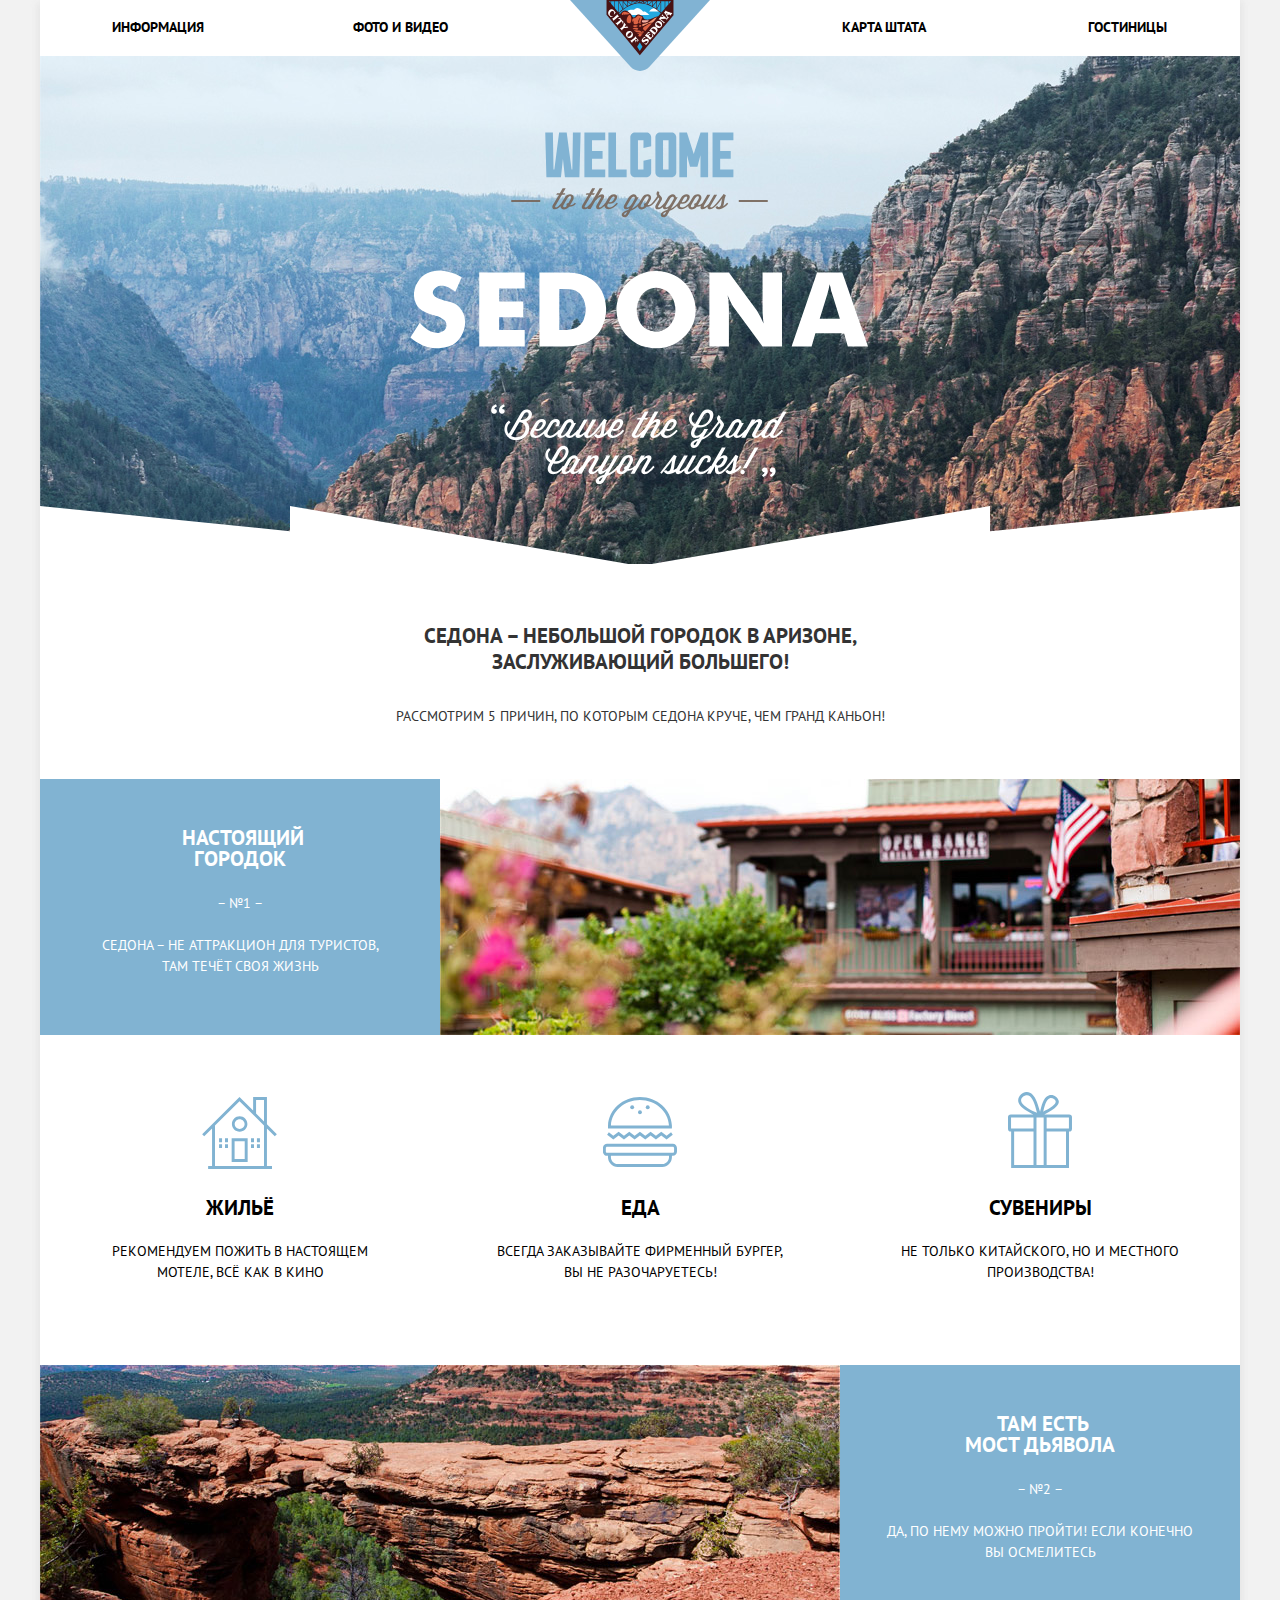
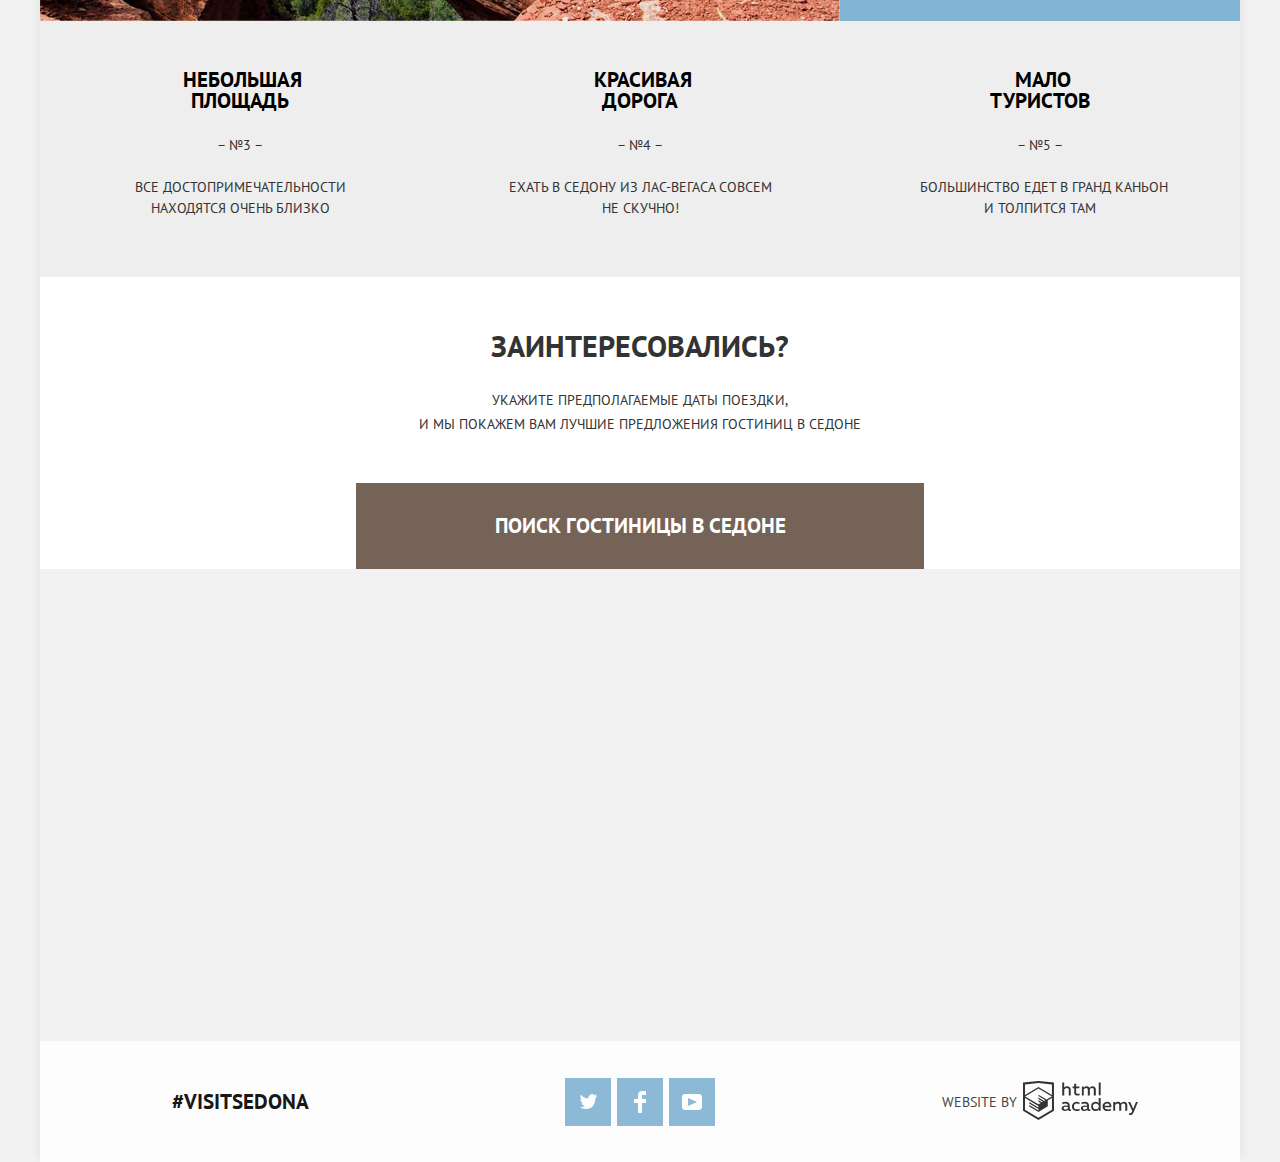
<file: index.html>
<!DOCTYPE html>
<html lang="ru">
  <head>
    <meta charset="utf-8">
    <title>Седона &ndash; добро пожаловать!</title>
    <link href="https://fonts.googleapis.com/css?family=PT+Sans:400,700&amp;subset=cyrillic" rel="stylesheet">
    <link href="css/normalize.css" rel="stylesheet">
    <link href="css/style-min.css" rel="stylesheet">
  </head>
  <body>
    <header class="main-header">
        <nav class="main-navigation">
          <a class="main-navigation-logo"><img src="img/logo-sedona.svg" width="142" height="71" alt="Логотип сайта Седона"></a>
            <ul class="site-navigation">
              <li class="left-row"><a href="info.html">Информация</a></li>
              <li class="left-row"><a href="gallery.html">Фото и видео</a></li>
              <li class="right-row-map"><a href="map.html">Карта штата</a></li>
              <li class="right-row"><a href="catalog.html">Гостиницы</a></li>
           </ul>
        </nav>
    </header>
    <main class="container">
      <h1 class="visually-hidden">Отдых в Седоне</h1>
      <section class="greeting">
        <h2 class="visually-hidden">Приветствие</h2>
        <div class="back-picture">
          <svg class="intro-welcome" viewBox="0 0 458 352" xmlns="http://www.w3.org/2000/svg" width="459" height="353">
          <path d="M152.31 56.094l-2.845 4.875h-2.73l-.87 1.435h2.757l-6.068 10.383c-1.278 2.209-.377 4.247 2.061 4.247 1.754 0 3.691-1.304 5.557-3.073-.006 3.802 5.341 4.545 8.61.461h.666c1.8 0 4.644-1.09 6.184-2.896-.2-.404-.722-.861-1.128-1.033l-.205.228c-1.364 1.463-3.047 2.178-4.558 2.207l2.845-4.846c1.828-3.127.145-6.08-2.701-6.08-2.322 0-4.12.916-5.862 3.9l-1.48 2.553-1.237 2.09-.156.176c-2.176 2.496-4.298 4.475-5.633 4.475-.667 0-1.045-.46-.348-1.635l6.476-11.158h2.465l.872-1.436h-2.499l2.846-4.873zm7.531 7.836c.984.09 1.45 1.295.422 3.037l-2.204 3.727h-.145c-.987 0-1.77.804-1.77 1.779 0 .371.116.716.291 1.004l-.03.056c-1.422 2.41-4.879 1.951-3.079-1.146l2.294-3.928 1.451-2.437c.927-1.556 2.005-2.162 2.77-2.092zm21.933-7.84l-2.845 4.877H176.2l-.87 1.434h2.757l-6.069 10.383c-1.277 2.208-.376 4.246 2.062 4.246 1.223 0 2.538-.637 3.853-1.621l-.778 1.334h3.046l4.588-7.887c4.644-5.767 6.706-5.02 5.399-2.81l-3.92 6.74c-1.278 2.21-.377 4.248 2.061 4.248 1.796 0 3.788-1.37 5.693-3.205.146 1.857 1.667 3.205 4.09 3.205 3.423 0 6.82-2.64 9.316-5.508-.197-.403-.719-.861-1.126-1.033l-.203.226c-2.178 2.497-4.964 4.475-7.082 4.475-1.86 0-2.964-1.146-1.57-3.555l.29-.52c1.946.805 5.604.431 7.868-3.44l.437-.747c1.625-2.753.058-4.818-2.41-4.818-2.439 0-4.383 1.263-5.66 3.441l-2.93 4.965-.176.2c-2.177 2.494-4.295 4.472-5.631 4.472-.666 0-1.046-.46-.35-1.635l4.355-7.543c1.306-2.265.06-3.9-1.624-3.9-1.307 0-2.702.717-4.21 2.265l4.818-8.289h-3.019l-8.423 14.438-.17.19c-2.176 2.496-4.297 4.474-5.633 4.474-.667 0-1.044-.46-.346-1.635l6.472-11.158h2.467l.872-1.433h-2.496l2.845-4.875zm21.312 8.242c.969-.057 1.501.86.489 2.604l-.437.746c-1.45 2.438-3.397 2.38-4.53 1.978l1.946-3.357c.763-1.292 1.78-1.926 2.532-1.97zm44.318-5.463c-1.714 1.52-1.858 3.214-.783 4.59l.262.344c-1.335 1.865-3.135 4.387-5.11 6.684l.002.003-.203.229c-1.365 1.461-3.046 2.18-4.558 2.209l2.843-4.848c1.83-3.126.147-6.08-2.7-6.08-2.32 0-4.12.918-5.86 3.9l-1.484 2.553-1.238 2.092-.154.176c-2.497 2.84-4.643 4.671-7.025 5.676l6.763-11.414h-1.77c0-1.234-1.276-2.87-3.164-2.87-1.624 0-3.89 1.265-5.168 3.444l-4.238 7.227c-1.278 2.208-.378 4.246 2.06 4.246.843 0 1.86-.374 2.877-1.004l-.843 1.404c-4.064 1.233-6.62 2.868-6.62 5.106 0 2.869 4.442 3.471 6.62-.2l2.292-3.93c2.416-.743 4.783-2.147 7.24-4.464-.021 3.817 5.337 4.567 8.61.476h.668c1.8 0 4.645-1.089 6.184-2.896 1.449-1.664 2.58-3.155 4.99-6.395l.405.489c.377.487.525 1.09.175 1.691l-3.193 5.479c-1.28 2.21-.379 4.246 2.061 4.246 1.53 0 3.204-.995 4.842-2.422-.05 1.386.887 2.422 2.619 2.422.84 0 1.857-.373 2.874-1.004l-.842 1.402c-4.065 1.233-6.616 2.868-6.616 5.106 0 2.869 4.44 3.47 6.616-.2l2.292-3.93c2.46-.758 4.87-2.206 7.377-4.599.136 1.868 1.658 3.225 4.09 3.225 2.458 0 4.899-1.363 7.004-3.19-.117 3.905 5.31 4.703 8.612.578h.668c.945 0 2.175-.308 3.357-.853-.813 2.073-.066 3.465 1.661 3.465 1.656 0 3.513-1.492 4.964-2.868-.29 1.605.667 2.868 2.584 2.868 2.496 0 5.37-2.637 7.868-5.506l-.002-.002c1.712-1.952 3.223-4.043 4.298-5.448-1.19 3.096-.555 8.66-3.426 8.66-1.016 0-1.42-1.09-1.42-1.09l-1.89.975s.551 2.412 3.31 2.412c.29 0 .552-.03.84-.06.03 0 .061-.027.091-.027 3.076-.4 6.124-2.81 8.388-5.42-.173-.459-.696-.918-1.13-1.034l-.203.229a18.852 18.852 0 0 1-3.63 3.24c.957-2.84.755-7.2 2.614-11.014l-2.264-1.205c-1.25 1.693-3.977 5.593-6.706 8.748v.002l-.203.229c-2.176 2.496-4.295 4.472-5.631 4.472-.667 0-1.045-.459-.347-1.634l6.444-11.158h-3.02l-5.37 9.265c-2.293 2.064-4.062 3.212-4.644 2.953-.754-.314 0-1.433.378-2.064l5.893-10.152h-3.02l-4.734 8.092-.199.226c-1.364 1.463-3.047 2.18-4.558 2.21l2.845-4.849c1.828-3.127.15-6.08-2.699-6.08-2.323 0-4.123.918-5.864 3.903l-1.482 2.55-1.237 2.09-.155.178c-2.176 2.496-4.964 4.473-7.083 4.473-1.858 0-2.96-1.146-1.567-3.555l.29-.518c1.944.804 5.604.43 7.867-3.443l.438-.746c1.623-2.754.058-4.819-2.41-4.819-2.44 0-4.387 1.265-5.663 3.444l-2.926 4.965-.175.197c-2.499 2.84-4.645 4.673-7.028 5.678l6.764-11.416h-1.772c0-1.234-1.277-2.868-3.164-2.868-1.625 0-3.889 1.263-5.167 3.442l-2.896 4.937-.008-.004-.203.23c-2.176 2.495-4.298 4.474-5.634 4.474-.667 0-1.042-.46-.346-1.635l3.018-5.22c1.045-1.807.551-2.87-.437-4.046l-1.683-2.01c-.435-.545-.435-1.146.175-1.72zm-10.294 5.06c.984.09 1.451 1.296.424 3.038l-2.204 3.727h-.147c-.986 0-1.77.804-1.77 1.779 0 .371.116.716.29 1.004l-.028.056c-1.422 2.41-4.878 1.951-3.078-1.146l2.292-3.928 1.453-2.437c.928-1.556 2.004-2.162 2.768-2.092zm50.158 0c.984.09 1.453 1.296.426 3.038l-2.206 3.727h-.147c-.986 0-1.768.804-1.768 1.779 0 .371.116.716.289 1.004l-.03.056c-1.421 2.41-4.875 1.951-3.075-1.146l2.292-3.928 1.451-2.437c.927-1.556 2.003-2.162 2.768-2.092zm-11.7.405c.968-.057 1.497.859.485 2.602l-.435.746c-1.451 2.438-3.397 2.38-4.53 1.978l1.948-3.355c.762-1.292 1.78-1.926 2.532-1.97zm-52.403.201c1.023-.006 1.678.884.845 2.4l-2.292 3.96c-1.83 2.897-3.66 4.3-4.938 4.3-.667 0-1.045-.459-.349-1.634l4.212-7.256c.71-1.217 1.727-1.765 2.522-1.77zm38.923 0c1.023-.006 1.678.884.845 2.4l-2.292 3.96c-1.828 2.897-3.66 4.3-4.936 4.3-.667 0-1.043-.459-.349-1.634l4.21-7.256c.71-1.217 1.727-1.765 2.522-1.77zM216.75 79.443l-1.364 2.407c-.638 1.118-1.654.947-1.654.144 0-.774.727-1.662 3.018-2.55zm38.925 0l-1.362 2.407c-.64 1.118-1.656.947-1.656.144 0-.774.726-1.662 3.018-2.55zm-154.65-11.612h28.922v1.95h-28.922zm227.03 0h28.922v1.95h-28.922z" fill="#766458" fill-opacity="0.9"/>
          <path d="M322.7 37.364V45.1h-20.816V.353H322.7v7.671h-13.201v10.803h10.535v7.67h-10.535v10.867zM289.908.354h7.551v44.747h-7.616v-21.99l-3.047 11.378h-7.425l-2.982-11.378v21.99h-7.617V.354h7.552l6.791 21.605zm-31.909 7.67h-5.523v29.34H258zm2.982-7.67c2.54 0 4.698 2.109 4.698 4.731V40.37c0 2.557-2.158 4.73-4.698 4.73h-11.424c-2.6 0-4.696-2.173-4.696-4.73V5.085c0-2.621 2.096-4.73 4.696-4.73zm-28.01 28.252l7.678-1.79v13.552c0 2.557-2.157 4.73-4.696 4.73h-11.425c-2.6 0-4.695-2.173-4.695-4.73V5.084c0-2.622 2.095-4.73 4.695-4.73h11.423c2.54 0 4.697 2.108 4.697 4.73v9.077l-7.678 1.79V8.023h-5.522v29.34h5.522zm-16.801 8.758V45.1h-18.213V.353h7.616v37.01zm-21.346 0V45.1h-20.816V.353h20.816v7.67h-13.2v10.804h10.535v7.67h-10.535v10.866zM162.564.354h7.677L169.037 45.1h-14.47l-1.968-18.474-1.967 18.474h-14.533L134.957.354h7.616l.635 37.01h.824l4.76-37.01h7.552l4.888 37.01h.762z" fill="#81b3d3"/>
          <path d="M380.74 213.95l25.432-73.974h25.2l25.664 73.974H436.83l-3.716-13.355h-28.568l-3.832 13.355zm35.652-52.142l-7.548 24.503h20.09l-7.549-24.503a200.681 200.681 0 0 1-1.161-3.6 85.695 85.695 0 0 1-.813-3.832c-.155-.465-.271-.89-.348-1.278-.078-.464-.155-.89-.233-1.277-.077.387-.193.813-.348 1.277-.077.387-.155.813-.232 1.278-.078.155-.116.31-.116.464 0 .078-.04.194-.117.349a42.821 42.821 0 0 1-.812 3.367 49.862 49.862 0 0 1-.813 3.252zm-117.68 52.142v-73.974h19.51l27.871 37.974a37.228 37.228 0 0 1 1.974 3.484 53.506 53.506 0 0 1 1.974 3.6l1.394 3.02c.464 1.006.929 1.973 1.393 2.902a23.097 23.097 0 0 0-.348-2.438c-.077-.774-.155-1.587-.232-2.439a91.7 91.7 0 0 1-.349-4.761 99.816 99.816 0 0 1-.116-4.994v-36.348h19.393v73.974h-19.393l-28.103-38.206c-.774-.929-1.51-2.013-2.206-3.251a65.83 65.83 0 0 1-1.974-4.065 103.301 103.301 0 0 0-1.394-2.903 50.987 50.987 0 0 0-1.161-2.787c.387 2.4.697 4.839.929 7.316s.342 4.955.348 7.432v36.464zm-88.009-54.984c3.561-6.58 8.516-11.613 14.864-15.097s12.968-5.226 19.858-5.226c.929 0 1.858.039 2.787.116 1.007.078 1.974.155 2.903.233a41.113 41.113 0 0 1 8.478 2.09 39.444 39.444 0 0 1 8.129 3.948c5.497 3.562 9.755 8.323 12.774 14.284 3.019 5.884 4.529 12.04 4.529 18.464 0 .774-.039 1.587-.116 2.439 0 .774-.078 1.548-.233 2.323a27.068 27.068 0 0 1-.929 4.877 36.028 36.028 0 0 1-1.51 4.645c-3.251 7.51-8.322 13.355-15.212 17.535-6.89 4.103-14.13 6.155-21.716 6.155a11.48 11.48 0 0 1-1.626-.116h-1.51a46.946 46.946 0 0 1-7.897-1.394 37.927 37.927 0 0 1-7.432-2.903c-6.503-3.406-11.613-8.245-15.329-14.516-3.716-6.348-5.574-12.929-5.574-19.742 0-1.006.039-2.013.116-3.02.077-1.006.232-2.05.465-3.135a43.647 43.647 0 0 1 1.625-6.039 36.922 36.922 0 0 1 2.555-5.922zm52.839 26.593c.232-.774.426-1.587.58-2.439.233-.851.388-1.703.465-2.555.078-.541.116-1.083.116-1.625.078-.542.116-1.046.116-1.51a8.46 8.46 0 0 0-.116-1.394v-1.393c-.387-3.33-1.393-6.542-3.02-9.639-1.625-3.097-3.87-5.497-6.735-7.2-.774-.387-1.548-.735-2.322-1.045s-1.549-.58-2.323-.813a24.028 24.028 0 0 0-2.322-.348 11.816 11.816 0 0 0-2.323-.233c-3.948 0-7.587 1.24-10.916 3.717-3.329 2.477-5.652 5.767-6.968 9.87l-.232.465v.464a18.358 18.358 0 0 0-.58 2.207c-.155.697-.31 1.432-.465 2.206l-.232 1.626v2.439c0 .232.038.503.116.813.232 4.103 1.47 8.013 3.716 11.729 2.322 3.638 5.497 6.038 9.522 7.2l1.394.464c.464.078.968.155 1.51.232l1.393.233h1.394c4.103 0 7.78-1.2 11.032-3.6 3.329-2.478 5.729-5.768 7.2-9.871zm-82.156 21.423c-3.639 2.477-7.587 4.18-11.845 5.11s-8.555 1.51-12.89 1.742a59.574 59.574 0 0 1-3.716.116h-23.806v-73.974h25.084c1.239 0 2.439.038 3.6.116 4.18.232 8.284.813 12.31 1.742a30.348 30.348 0 0 1 11.264 5.11c4.335 3.019 7.703 7.006 10.103 11.96 2.4 4.955 3.755 10.064 4.064 15.33.078.464.117.928.117 1.393v2.903c-.233 5.497-1.549 10.8-3.949 15.91s-5.845 9.29-10.335 12.542zm-32.4-9.639c.232 0 .465.039.697.116h.813c.31 0 .58.04.813.117h3.135c.852-.078 1.665-.155 2.439-.233a30.62 30.62 0 0 0 5.922-1.045c1.936-.542 3.678-1.355 5.226-2.439 2.478-1.78 4.297-4.18 5.458-7.2a25.722 25.722 0 0 0 1.858-9.638v-.93c0-.309-.038-.619-.116-.928a23.144 23.144 0 0 0-2.09-8.478c-1.239-2.787-2.942-4.993-5.11-6.62a13.34 13.34 0 0 0-5.458-2.67 30.682 30.682 0 0 0-6.039-.813h-7.548zm-79.91 16.606v-73.974h45.406v16.142H88.934v12.89h24.039v15.794H88.934v12.542h25.548v16.606zM9.673 190.115c.077.078.116.155.116.233.078 0 .155.038.232.116 2.09 2.322 4.452 4.49 7.084 6.503 2.632 1.935 5.652 2.98 9.058 3.135.078 0 .155.04.232.117h.349c.077 0 .155.038.232.116h1.277c.388-.078.736-.155 1.046-.233a9.692 9.692 0 0 0 3.484-1.393c1.16-.697 2.051-1.549 2.67-2.555l.233-.465.232-.464c.155-.542.271-1.045.349-1.51.077-.464.116-.89.116-1.277 0-2.09-.93-3.832-2.787-5.226a19.948 19.948 0 0 0-5.807-3.368 16.805 16.805 0 0 0-2.439-.696 31.442 31.442 0 0 0-2.206-.581h-.232c-.078-.077-.155-.116-.232-.116a37.998 37.998 0 0 1-10.684-4.413c-3.33-2.09-5.613-5.071-6.852-8.942a100.03 100.03 0 0 1-.697-2.439 27.873 27.873 0 0 1-.348-2.67 3.412 3.412 0 0 1-.116-.814v-2.787c.077-.619.193-1.238.348-1.858a25.49 25.49 0 0 1 1.161-4.645c.542-1.548 1.239-2.942 2.09-4.18 2.478-4.104 5.652-7.046 9.523-8.826 3.949-1.781 8.052-2.671 12.31-2.671 1.007 0 2.013.077 3.02.232a46.31 46.31 0 0 1 3.251.348 39.742 39.742 0 0 1 8.245 2.323c2.787 1.084 5.342 2.361 7.665 3.832l-6.387 14.284a44.641 44.641 0 0 0-6.62-4.064c-2.322-1.162-4.838-1.742-7.548-1.742h-.93c-1.78.232-3.444 1.045-4.993 2.438-1.548 1.316-2.322 2.749-2.322 4.297v.697c.077.232.193.464.348.697.155.542.426 1.045.813 1.51.387.464.813.89 1.277 1.277.852.697 2.09 1.355 3.717 1.974 1.625.542 3.329 1.084 5.11 1.626 1.47.387 2.902.774 4.296 1.161 1.394.31 2.555.62 3.484.93 4.335 1.548 7.587 4.141 9.755 7.78 2.167 3.561 3.29 7.355 3.367 11.38v.581c0 .465-.038.93-.116 1.394v1.277c-.464 4.026-1.78 7.858-3.948 11.497-2.09 3.639-4.916 6.426-8.477 8.362a37.058 37.058 0 0 1-4.065 1.625 82.48 82.48 0 0 1-4.18 1.046 26.86 26.86 0 0 1-3.484.464 25.487 25.487 0 0 1-3.368.232h-1.278c-4.645-.154-9.212-1.161-13.703-3.02-4.49-1.935-8.477-4.49-11.96-7.664zm341.58 147.12c0-.294.057-.586.17-.877.112-.293.28-.556.503-.792a2.59 2.59 0 0 1 .827-.572c.325-.146.69-.22 1.095-.22.45 0 .882.084 1.298.252.414.17.77.41 1.061.727.247.292.437.64.572 1.044.136.404.202.83.202 1.281 0 .85-.151 1.639-.455 2.358a5.98 5.98 0 0 1-1.296 1.92 5.745 5.745 0 0 1-.843.691 9.289 9.289 0 0 1-.893.54c-.28.144-.52.264-.726.352a8.345 8.345 0 0 0-.37.17l-1.35-1.99c.25-.09.524-.207.828-.352.303-.146.59-.326.857-.539a2.93 2.93 0 0 0 .676-.76c.18-.292.28-.629.304-1.01-.65 0-1.225-.19-1.72-.574-.493-.38-.74-.931-.74-1.649m7.837 0c0-.293.057-.586.167-.877.113-.293.282-.556.506-.792.227-.235.5-.428.825-.572.327-.145.69-.22 1.096-.22.45 0 .883.084 1.297.252.417.17.77.41 1.061.727.25.292.44.64.574 1.044.134.405.202.831.202 1.281a6 6 0 0 1-.455 2.358 6.013 6.013 0 0 1-1.298 1.92 5.66 5.66 0 0 1-.845.691 8.11 8.11 0 0 1-.893.54c-.28.145-.52.264-.725.352a9.727 9.727 0 0 0-.37.17l-1.348-1.99c.247-.089.52-.207.825-.352.304-.146.59-.326.86-.539.268-.214.494-.467.673-.76.181-.292.282-.628.304-1.01a2.72 2.72 0 0 1-1.719-.574c-.49-.38-.737-.931-.737-1.648M94.53 278.519c0 .291-.057.584-.17.875a2.38 2.38 0 0 1-.503.793 2.642 2.642 0 0 1-1.923.792 3.42 3.42 0 0 1-1.297-.252 2.924 2.924 0 0 1-1.06-.725 3.122 3.122 0 0 1-.573-1.045 4.03 4.03 0 0 1-.202-1.28c0-.852.152-1.64.455-2.36a5.996 5.996 0 0 1 1.297-1.92 5.51 5.51 0 0 1 .844-.69 8.79 8.79 0 0 1 .893-.54c.28-.144.522-.263.725-.352.203-.087.326-.145.37-.167l1.348 1.988a9.538 9.538 0 0 0-.825.352c-.303.146-.59.325-.86.539-.27.213-.493.466-.673.758-.18.292-.28.63-.303 1.013.65 0 1.224.19 1.718.572.492.381.74.93.74 1.649m-7.837 0a2.456 2.456 0 0 1-.673 1.67 2.602 2.602 0 0 1-.826.571c-.326.146-.692.22-1.096.22a3.41 3.41 0 0 1-1.298-.252 2.935 2.935 0 0 1-1.06-.726 3.09 3.09 0 0 1-.573-1.045 4.001 4.001 0 0 1-.202-1.28c0-.852.15-1.64.455-2.36a5.98 5.98 0 0 1 1.297-1.92c.247-.248.527-.477.843-.691.314-.212.612-.393.893-.54.28-.144.52-.262.724-.35.202-.091.327-.147.372-.17l1.347 1.988c-.248.09-.522.208-.826.353-.303.147-.59.326-.857.538a2.95 2.95 0 0 0-.676.759c-.179.292-.28.63-.302 1.012.65 0 1.224.19 1.718.573.493.382.74.93.74 1.65m245.35 56.874h3.815l11.842-20.636h-3.776zm-.18 1.488c-1.236 0-2.182.98-2.182 2.218s.946 2.18 2.181 2.18c1.232 0 2.217-.944 2.217-2.18s-.985-2.218-2.217-2.218m-26.352-5.527l1.09-1.888c4.36-6.068 7.339-4.397 5.994-2.107l-1.815 3.124c-1.13 1.962-4.434 3.342-5.269.871m25.092 2.98c-.218-.58-.872-1.163-1.417-1.307l-.255.292a23.583 23.583 0 0 1-4.542 4.104c1.198-3.596.943-9.118 3.268-13.95l-2.835-1.527c-1.56 2.143-4.976 7.084-8.392 11.081.006.01.016.018.021.025-.014-.006-.03-.02-.045-.025l-.253.292c-2.727 3.16-5.377 5.666-7.05 5.666-.834 0-1.634-.836-1.634-2.543v-1.562c2.652.327 5.45-1.418 7.23-4.504l1.016-1.743c3.522-6.03-2.217-8.03-6.068-4.504l5.375-9.337h-3.779l-10.775 18.695a2.991 2.991 0 0 0-.689-.457l-.256.292c-2.723 3.16-6.211 5.666-8.863 5.666-2.325 0-3.705-1.453-1.961-4.504l3.884-6.757c2.18-3.742 6.032-3.124 3.778.8l-.544.944h3.09l.545-.944c2.034-3.488.071-6.104-3.015-6.104-3.051 0-5.487 1.6-7.085 4.36l-3.718 6.38c-.078-.046-.16-.1-.233-.132l-.255.292c-2.724 3.16-5.375 5.666-7.047 5.666-.836 0-1.306-.58-.436-2.07l8.066-14.133h-3.78l-6.719 11.734c-2.873 2.615-5.085 4.068-5.814 3.742-.944-.399 0-1.816.473-2.615l7.374-12.861h-3.778l-7.338 12.695c-.816.743-2.402 1.407-3.19 1.944 1.199-3.596.944-9.118 3.269-13.95l-2.832-1.527c-1.563 2.143-10.283 13.698-13.698 17.693.325.472.872.945 1.416 1.308 2.143-2.47 9.338-11.734 10.682-13.514-1.49 3.923-.69 10.972-4.288 10.972-1.27 0-1.78-1.382-1.78-1.382l-2.361 1.236s.69 3.05 4.14 3.05c.365 0 .692-.036 1.056-.072.035 0 .071-.036.106-.036 1.92-.254 4.578-1.138 6.36-2.37-.012 1.537.916 2.478 2.5 2.478 2.068 0 4.395-1.889 6.21-3.632-.361 2.035.835 3.632 3.235 3.632 2.346 0 4.959-1.886 7.437-4.363.034 2.51 1.968 4.363 5.126 4.363 3.066 0 6.114-1.713 8.741-4.016l-2.105 3.654h3.816l4.323-7.52v3.014c0 3.232.617 4.868 3.67 4.868 3.123 0 6.721-3.341 9.845-6.975-.006-.01-.018-.021-.02-.034.014.012.031.023.047.034 2.144-2.47 4.034-5.123 5.375-6.904-1.488 3.924-.688 10.973-4.287 10.973-1.27 0-1.78-1.382-1.78-1.382l-2.362 1.236s.691 3.05 4.142 3.05c.362 0 .688-.036 1.056-.072.034 0 .069-.035.105-.035 3.853-.512 7.668-3.562 10.501-6.87m-114.59-1.084h-.183c-1.235 0-2.216 1.017-2.216 2.255 0 .472.145.907.363 1.269l-.037.073c-1.779 3.05-6.103 2.47-3.85-1.454l2.87-4.977 1.816-3.088c2.653-4.505 6.285-2.725 3.997 1.2zm-25.43 14.131c-.8 1.417-2.072 1.2-2.072.184 0-.98.909-2.106 3.815-3.234zm-28.742-13.73c-2.288 3.595-4.541 5.303-6.103 5.303-.835 0-1.307-.58-.436-2.071l5.267-9.193c2.035-3.522 6.067-2.615 4.213.801zm-12.054-14.75c1.126-1.927 2.362-2.762 3.415-2.762 1.418 0 2.071.944 2.071 2.325 0 3.524-4.364 10.833-10.172 9.881h-.763zm92.777 14.094l-.254.292c-2.722 3.16-5.375 5.667-7.047 5.667-.836 0-1.307-.58-.436-2.072l5.45-9.553c1.636-2.87.07-4.941-2.035-4.941-1.636 0-3.341.871-5.231 2.833l1.417-2.469h-3.779l-6.088 10.533a2.769 2.769 0 0 0-.482-.29l-.255.292c-1.706 1.852-3.814 2.762-5.703 2.799l3.56-6.14c2.288-3.962.182-7.701-3.38-7.701-2.907 0-5.158 1.162-7.339 4.94l-1.852 3.233-1.62 2.77a2.49 2.49 0 0 0-.342-.19l-.254.291c-3.125 3.595-5.777 5.92-8.755 7.195l10.355-17.73h-3.779l-6.683 11.626c-2.907 2.687-5.16 4.176-5.886 3.85-.944-.398 0-1.816.472-2.616l7.375-12.86h-3.778l-6.028 10.43a2.484 2.484 0 0 0-.331-.187l-.254.292c-2.725 3.16-5.376 5.667-7.048 5.667-.835 0-1.307-.58-.436-2.072l5.449-9.553c1.635-2.87.073-4.942-2.034-4.942-1.635 0-3.343.872-5.231 2.834l1.417-2.469h-3.78l-6.038 10.445a2.63 2.63 0 0 0-.359-.202l-.254.292c-2.723 3.16-5.375 5.667-7.048 5.667-.835 0-1.307-.58-.436-2.072l6.104-10.68h-2.143c.145-1.598-1.49-3.814-3.961-3.814-2.033 0-4.869 1.597-6.465 4.36l-3.903 6.736c-.26-.233-.557-.415-.828-.488l-.254.292c-2.725 3.16-4.817 5.667-8.56 5.667-2.579 0-4.14-2.579-1.89-6.431l1.055-1.852c.69.107 1.381.184 2.142.184 4.033 0 8.611-2.072 11.59-7.267 1.053-1.853 1.526-3.596 1.526-5.086 0-3.415-2.217-5.63-5.013-5.63-2.071 0-4.542 1.454-6.248 4.432l-5.886 10.137c-2.216-1.163-3.38-3.27-3.38-5.378 0-1.743.8-3.487 2.434-4.757l-1.235-2.218c-2.69 1.928-3.887 4.504-3.887 7.05 0 3.013 1.708 5.92 4.758 7.518l-1.125 1.964c-2.651 4.578-1.09 9.662 4.25 9.662 4.226 0 6.076-1.88 8.681-4.355-.823 2.374.373 4.355 3.048 4.355 1.526 0 3.415-.98 5.232-2.469.18 1.454 1.344 2.469 3.268 2.469 1.81 0 3.778-1.124 5.72-2.773l-1.392 2.411h3.814l5.776-10.063c5.777-7.23 8.357-6.287 6.722-3.488l-4.904 8.534c-1.598 2.8-.472 5.376 2.579 5.376 2.033 0 4.266-1.42 6.44-3.41-.453 2.078.506 3.41 2.388 3.41 1.817 0 3.886-1.526 5.595-3.05l-2.071 3.56c-5.123 1.524-8.32 3.633-8.32 6.465 0 3.633 5.56 4.397 8.282-.253l2.906-4.978c3.159-.994 6.273-2.953 9.525-6.172-.52 5.277 6.508 6.48 10.746 1.122h.835c1.38 0 3.248-.52 4.934-1.45l-2.54 4.394h3.815l5.776-10.063c5.777-7.23 8.357-6.287 6.721-3.489l-4.904 8.538c-1.598 2.799-.473 5.376 2.58 5.376 3.126 0 6.72-3.342 9.846-6.975-.255-.511-.908-1.093-1.418-1.311m118.63-35.573c-2.29 3.741-4.615 5.521-6.212 5.521-.835 0-1.307-.58-.437-2.07l5.267-9.193c2.035-3.524 6.067-2.615 4.214.8h.035zm-36.187.219c-2.29 3.594-4.543 5.302-6.104 5.302-.836 0-1.307-.58-.437-2.07l5.268-9.193c2.034-3.524 6.066-2.615 4.214.8zm-39.917 13.73c-.797 1.417-2.07 1.2-2.07.184 0-.981.872-2.107 3.779-3.234zm8.028-28.481c1.127-1.926 2.362-2.76 3.417-2.76 5.994 0 1.525 14.435-8.102 12.205h-.763zm77.664 14.097l-.255.29c-2.72 3.16-5.374 5.667-7.047 5.667-.835 0-1.307-.58-.437-2.071l12.789-22.124h-3.779l-5.557 9.591c-.654-1.054-1.89-1.962-3.453-1.962-2.035 0-4.867 1.599-6.466 4.359l-3.698 6.38c-.079-.046-.16-.099-.234-.132l-.255.292c-2.723 3.16-5 5.666-6.672 5.666-.837 0-1.307-.58-.438-2.07l5.45-9.555c1.637-2.87.072-4.942-2.034-4.942-1.636 0-3.34.871-5.232 2.835l1.417-2.47h-3.779l-6.037 10.447a2.687 2.687 0 0 0-.36-.203l-.256.292c-2.723 3.16-5.374 5.666-7.046 5.666-.835 0-1.306-.58-.436-2.07l6.103-10.682h-2.144c.146-1.598-1.488-3.815-3.96-3.815-2.035 0-4.87 1.599-6.468 4.358l-3.652 6.306-.206.234c-2.722 3.159-5.75 5.665-7.42 5.665-.837 0-1.307-.58-.437-2.07l3.778-6.611c1.307-2.29.689-3.633-.545-5.123l-2.106-2.544c-.545-.69-.545-1.453.218-2.18l-1.962-2.143c-2.144 1.927-2.325 4.069-.982 5.813l.329.436c-1.672 2.362-3.924 5.56-6.397 8.465.075.107.164.213.258.32-3.113 3.58-5.759 5.895-8.73 7.162l4.795-8.21h-3.778l-.399.655c-1.998 3.524-4.288 6.031-7.23 6.031-2.58 0-3.05-2.579-.8-6.43l1.055-1.852a13.6 13.6 0 0 0 2.142.181c13.443 0 19.946-17.982 8.104-17.982-2.072 0-4.544 1.454-6.25 4.432l-5.885 10.135c-2.216-1.161-3.378-3.268-3.378-5.375 0-1.743.8-3.488 2.432-4.758l-1.233-2.217c-2.69 1.926-3.888 4.504-3.888 7.047 0 3.016 1.709 5.922 4.76 7.52l-1.127 1.963c-2.652 4.578-2.18 9.663 3.162 9.663 1.598 0 2.941-.472 4.105-1.2l-.983 1.71c-5.12 1.56-8.282 3.631-8.282 6.465 0 3.632 5.56 4.396 8.282-.254l2.907-4.977c3.925-1.235 7.776-3.923 11.918-8.719a2.222 2.222 0 0 0-.236-.355c1.678-1.971 3.102-3.874 5.95-7.746l.507.619c.473.616.654 1.38.218 2.144l-3.997 6.937c-1.599 2.795-.472 5.374 2.58 5.374 1.899 0 4.348-1.239 6.385-3.024-.044 1.738 1.144 3.024 3.299 3.024 1.525 0 3.415-.98 5.23-2.47.183 1.454 1.347 2.47 3.27 2.47 1.81 0 3.777-1.125 5.72-2.774l-1.392 2.412h3.813l5.777-10.065c5.777-7.229 8.357-6.284 6.72-3.487l-4.903 8.538c-1.597 2.798-.473 5.376 2.578 5.376 2.01 0 3.836-1.384 5.982-3.333-.2 1.893 1.004 3.333 3.282 3.333 1.525 0 3.414-.98 5.232-2.47.182 1.455 1.345 2.47 3.269 2.47 3.125 0 6.72-3.341 9.845-6.976-.256-.504-.909-1.085-1.42-1.302m-112.28-5.305c2.18-3.742 6.033-3.125 3.779.799l-.545.944c-1.817 3.089-4.252 3.015-5.668 2.507zm-3.051 13.587c4.287 0 8.54-3.341 11.662-6.975-.253-.51-.908-1.09-1.417-1.308l-.253.292c-2.726 3.16-6.213 5.666-8.867 5.666-2.325 0-3.705-1.453-1.962-4.505l.363-.653c2.435 1.016 7.012.545 9.846-4.36l.545-.944c2.035-3.489.073-6.104-3.016-6.104-3.05 0-5.484 1.598-7.083 4.359l-3.679 6.313c-.038-.02-.076-.048-.112-.064l-.255.292c-2.724 3.16-5.375 5.666-7.047 5.666-.836 0-1.306-.58-.437-2.071l5.45-9.555c1.635-2.87.072-4.942-2.036-4.942-1.635 0-3.379.909-5.266 2.871l6.03-10.5h-3.778l-10.656 18.49a2.471 2.471 0 0 0-.432-.252l-.255.291c-2.725 3.161-5.376 5.667-7.048 5.667-.835 0-1.307-.58-.437-2.07l8.102-14.134h3.09l1.09-1.817h-3.125l3.56-6.175h-3.778l-3.56 6.175h-3.415l-1.09 1.817h3.45l-7.593 13.153c-1.598 2.799-.472 5.377 2.579 5.377 1.878 0 3.926-1.213 5.94-2.964l-1.499 2.6h3.815l5.74-9.992c5.813-7.302 8.393-6.357 6.758-3.56l-4.905 8.538c-1.598 2.798-.472 5.376 2.58 5.376 2.296 0 4.846-1.805 7.276-4.205.11 2.431 2.033 4.207 5.125 4.207M127.98 291.68c2.18-3.742 6.03-3.125 3.776.799l-.544.944c-1.815 3.088-4.251 3.015-5.667 2.506zm23.119 9.191l5.268-9.191c2.034-3.526 6.067-2.617 4.213.799l-2.942 5.159c-2.288 3.595-4.543 5.304-6.104 5.304-.834 0-1.307-.581-.435-2.07m53.984-9.192c2.18-3.742 6.03-3.125 3.776.799l-.545.944c-1.815 3.088-4.25 3.014-5.666 2.506zm-57.808 9.526c-.627 2.24.57 4.06 3.134 4.06 1.525 0 3.415-.98 5.23-2.469.183 1.453 1.346 2.47 3.27 2.47 2.013 0 4.218-1.39 6.369-3.346-.418 2.042.539 3.346 2.4 3.346 2.073 0 4.398-1.89 6.213-3.634-.364 2.036.837 3.634 3.234 3.634 3.125 0 6.72-3.342 9.845-6.976-.025-.05-.068-.101-.1-.151 2.088-2.429 3.93-5.007 5.248-6.75-1.49 3.922-.69 10.972-4.288 10.972-1.27 0-1.78-1.382-1.78-1.382l-2.363 1.235s.69 3.052 4.142 3.052c.363 0 .689-.037 1.054-.073.037 0 .072-.035.108-.035 2.776-.367 5.529-2.056 7.913-4.209.058 2.486 1.986 4.317 5.125 4.317 4.287 0 8.538-3.341 11.662-6.976-.254-.51-.908-1.09-1.416-1.308l-.254.292c-2.725 3.16-6.213 5.667-8.863 5.667-2.326 0-3.707-1.454-1.963-4.505l.364-.654c2.432 1.016 7.01.545 9.845-4.36l.545-.943c2.034-3.489.072-6.104-3.015-6.104-3.05 0-5.487 1.598-7.083 4.358l-3.67 6.294c-.035-.012-.07-.037-.104-.046l-.254.291a23.589 23.589 0 0 1-4.542 4.106c1.199-3.596.945-9.117 3.27-13.951l-2.833-1.526c-1.562 2.143-4.977 7.084-8.393 11.08.033.046.074.091.11.138l-.135.153c-2.724 3.16-5.376 5.667-7.048 5.667-.835 0-1.307-.58-.436-2.07l8.065-14.135h-3.779l-6.72 11.734c-2.87 2.616-5.085 4.069-5.814 3.742-.943-.398 0-1.815.474-2.615l7.373-12.86h-3.778l-6.013 10.405c-.098-.06-.195-.122-.287-.161l-.254.29c-2.725 3.16-5.376 5.667-7.048 5.667-.835 0-1.307-.58-.436-2.07l6.103-10.682h-2.144c.146-1.598-1.488-3.816-3.96-3.816-2.034 0-4.868 1.6-6.466 4.36l-3.83 6.612a2.803 2.803 0 0 0-.576-.363l-.254.29c-2.724 3.16-5.858 5.667-8.51 5.667-2.324 0-3.706-1.453-1.963-4.504l3.887-6.756c2.18-3.742 6.031-3.125 3.777.798l-.545.945h3.09l.544-.945c2.034-3.487.073-6.104-3.014-6.104-3.052 0-5.134 1.6-6.73 4.36l-3.756 6.443a2.424 2.424 0 0 0-.347-.194l-.254.29c-2.724 3.16-5.947 5.667-8.598 5.667-2.326 0-3.707-1.453-1.963-4.504l.363-.654c2.434 1.018 7.012.545 9.846-4.358l.545-.946c2.034-3.486.072-6.103-3.016-6.103-3.05 0-5.486 1.598-7.083 4.36l-3.96 6.792c-2.363 4.033-.327 7.738 4.14 7.738 3.329 0 6.013-2.015 8.788-4.617-.098 2.637 1.858 4.617 5.121 4.617 3.088.006 5.8-1.728 8.441-4.054m-36.872-13.96l3.051-5.231c2.76-4.757 6.285-1.962 4.395 1.599-1.45 2.724-3.595 3.56-7.446 3.633m-4.068 17.219c-2.253 0-4.033-.508-5.45-1.306.654-.764 1.307-1.709 1.89-2.689l6.356-11.008 1.017.108c8.866 1.855 5.341 14.895-3.813 14.895m9.336-15.475c7.629-2.58 8.21-12.135.69-12.135-2.071 0-4.541 1.453-6.248 4.432L99.94 298.872a14.618 14.618 0 0 1-1.452 2.141c-2.616-3.595-1.853-8.971 1.816-11.334l-1.527-1.926c-7.92 5.05-5.594 19.617 7.63 19.617 11.3.002 16.53-13.547 9.264-18.38" fill="#fff"/>
          </svg>
          <svg class="intro-mask" xmlns="http://www.w3.org/2000/svg" width="1200" height="62" preserveAspectRatio="none" viewBox="0 0 1200 59"><path d="M0 57V0l250 24V0l350 57L950 0v24l250-24v57H0z" fill="#fff"/></svg>
        </div>
      </section>
      <section class="features">
        <div class="intro-features">
          <b>Седона &ndash; небольшой городок в Аризоне, заслуживающий большего!</b>
          <p>Рассмотрим 5 причин, по которым седона круче, чем гранд каньон!</p>
        </div>
        <h2 class="visually-hidden">Преимущества</h2>
      </section>
      <section class="feature-list">
        <ol class="feature-list-ol">
          <li class="feature-1">
            <div class="cell-feature">
              <b> Настоящий городок</b>
              <span>&ndash; №1 &ndash;</span>
              <p>Седона &ndash; не аттракцион для туристов, там течёт своя жизнь</p>
            </div>
            <div class="cell-pic"></div>
            <div class="feature-describe habitation">
              <b>Жильё</b>
              <p>Рекомендуем пожить в настоящем мотеле, всё как в кино</p>
            </div>
            <div class="feature-describe food">
              <b>Еда</b>
              <p>Всегда заказывайте фирменный бургер, вы не разочаруетесь!</p>
            </div>
            <div class="feature-describe gift">
                <b>Сувениры</b>
                <p>Не только китайского, но и местного производства!</p>
            </div>
          </li>
          <li class="feature-2">
            <div class="cell-feature">
              <b> Там есть мост дьявола</b>
              <span>&ndash; №2 &ndash;</span>
              <p>Да, по нему можно пройти! Если конечно вы осмелитесь</p>
            </div>
            <div class="cell-pic"></div>
          </li>
          <li class="feature-other">
            <div class="cell-feature">
              <b> Небольшая площадь</b>
              <span>&ndash; №3 &ndash;</span>
              <p>Все достопримечательности находятся очень близко</p>
            </div>
          </li>
          <li class="feature-other">
            <div class="cell-feature">
              <b> Красивая дорога</b>
              <span>&ndash; №4 &ndash;</span>
              <p>Ехать в Седону из Лас-Вегаса совсем не скучно!</p>
            </div>
          </li>
          <li class="feature-other">
            <div class="cell-feature">
              <b> Мало туристов</b>
              <span>&ndash; №5 &ndash;</span>
              <p>  Большинство едет в Гранд Каньон  и толпится там</p>
            </div>
          </li>
        </ol>
      </section>
      <section class="search">
          <h2 class="visually-hidden">Поиск гостиницы</h2>
          <b>Заинтересовались?</b>
          <p class="search-info">Укажите предполагаемые даты поездки,<br>и мы покажем вам лучшие предложения гостиниц в Седоне</p>
        <a class="search-button" href="search-form-open.html">Поиск гостиницы в Седоне</a>
        <form class="search-form" action="https://echo.htmlacademy.ru" method="post">
          <p class="search-arrive">
            <label class="search-label" for="search-arrive">Дата заезда:</label>
            <input id="search-arrive" type="text" name="arrive" placeholder="24 апреля 2017">
            <button class="calendar" type="button">Календарь<svg xmlns="http://www.w3.org/2000/svg" width="21" height="22" viewBox="0 0 21 22"><g fill="#c3c3c3"><path d="M19.251 2.025h-2.845V.648c0-.381-.294-.689-.656-.689-.363 0-.656.308-.656.689v1.377h-3.938V.648c0-.381-.294-.689-.655-.689-.363 0-.657.308-.657.689v1.377H5.906V.648c0-.381-.294-.689-.656-.689-.363 0-.657.308-.657.689v1.377H1.75C.784 2.025 0 2.847 0 3.862v16.302C0 21.179.784 22 1.75 22h17.501c.966 0 1.749-.821 1.749-1.836V3.862c0-1.015-.783-1.837-1.749-1.837zm.437 18.139a.448.448 0 0 1-.437.459H1.75a.45.45 0 0 1-.438-.459V3.862a.45.45 0 0 1 .438-.459h2.844v1.378c0 .381.294.689.657.689.362 0 .656-.308.656-.689V3.403h3.938v1.378c0 .381.294.689.657.689.361 0 .655-.308.655-.689V3.403h3.938v1.378c0 .381.293.689.656.689.362 0 .656-.308.656-.689V3.403h2.845c.241 0 .437.206.437.459v16.302z"/><path d="M4.594 8.225h2.625v2.066H4.594zM4.594 11.668h2.625v2.067H4.594zM4.594 15.112h2.625v2.066H4.594zM9.188 15.112h2.625v2.066H9.188zM9.188 11.668h2.625v2.067H9.188zM9.188 8.225h2.625v2.066H9.188zM13.781 15.112h2.625v2.066h-2.625zM13.781 11.668h2.625v2.067h-2.625zM13.781 8.225h2.625v2.066h-2.625z"/></g></svg>
            </button>
          </p>
          <p class="search-departure">
            <label class="search-label" for="search-departure">Дата выезда:</label>
            <input id="search-departure" type="text" name="departure" placeholder="4 июля 2017">
            <button class="calendar" type="button">Календарь<svg xmlns="http://www.w3.org/2000/svg" width="21" height="22" viewBox="0 0 21 22"><g fill="#c3c3c3"><path d="M19.251 2.025h-2.845V.648c0-.381-.294-.689-.656-.689-.363 0-.656.308-.656.689v1.377h-3.938V.648c0-.381-.294-.689-.655-.689-.363 0-.657.308-.657.689v1.377H5.906V.648c0-.381-.294-.689-.656-.689-.363 0-.657.308-.657.689v1.377H1.75C.784 2.025 0 2.847 0 3.862v16.302C0 21.179.784 22 1.75 22h17.501c.966 0 1.749-.821 1.749-1.836V3.862c0-1.015-.783-1.837-1.749-1.837zm.437 18.139a.448.448 0 0 1-.437.459H1.75a.45.45 0 0 1-.438-.459V3.862a.45.45 0 0 1 .438-.459h2.844v1.378c0 .381.294.689.657.689.362 0 .656-.308.656-.689V3.403h3.938v1.378c0 .381.294.689.657.689.361 0 .655-.308.655-.689V3.403h3.938v1.378c0 .381.293.689.656.689.362 0 .656-.308.656-.689V3.403h2.845c.241 0 .437.206.437.459v16.302z"/><path d="M4.594 8.225h2.625v2.066H4.594zM4.594 11.668h2.625v2.067H4.594zM4.594 15.112h2.625v2.066H4.594zM9.188 15.112h2.625v2.066H9.188zM9.188 11.668h2.625v2.067H9.188zM9.188 8.225h2.625v2.066H9.188zM13.781 15.112h2.625v2.066h-2.625zM13.781 11.668h2.625v2.067h-2.625zM13.781 8.225h2.625v2.066h-2.625z"/></g></svg>
            </button>
          </p>
          <div class="quantity">
            <p class="search-adults">
              <label class="search-label" for="search-adults">Взрослые:</label>
              <input id="search-adults" type="text" name="adults" placeholder="2">
              <button class="less" type="button">Меньше</button>
              <button class="more" type="button">Больше</button>
            </p>
            <p class="search-kids">
              <label class="search-label-kids" for="search-kids">Дети:</label>
              <input id="search-kids" type="text" name="kids" placeholder="0">
              <button class="less" type="button">Меньше</button>
              <button class="more" type="button">Больше</button>
            </p>
          </div>
          <button class="button" type="submit">Найти</button>
        </form>
      </section>
      <div class="map-pic map">
        <iframe class="map-hidden" src="https://www.google.com/maps/embed?pb=!1m14!1m8!1m3!1d837933.778303936!2d-111.71418631708191!3d34.87685565750683!3m2!1i1024!2i768!4f13.1!3m3!1m2!1s0x872da132f942b00d%3A0x5548c523fa6c8efd!2z0KHQtdC00L7QvdCwLCDQkNGA0LjQt9C-0L3QsCA4NjMzNiwg0KHQqNCQ!5e0!3m2!1sru!2sru!4v1552864734684" width="1200" height="593" allowfullscreen></iframe>
      </div>
    </main>
    <footer class="main-footer">
          <div class="footer-column">
            <p class="footer-hashtag ">
              <a href="#">#visitsedona</a>
            </p>
          </div>
          <div class="footer-social footer-column">
            <ul class="social">
              <li><a class="social-button" href="#">
                <span class="visually-hidden">Твиттер</span>
                <svg xmlns="http://www.w3.org/2000/svg" xmlns:xlink="http://www.w3.org/1999/xlink" width="17" height="15" viewBox="0 0 17 15"><path fill="#fff" d="M10.95.144c1.685-.496 2.984.27 3.577 1.179.673-.231 1.331-.481 2.011-.708a2.345 2.345 0 0 1-.857 1.768c.685.17 1.304-.491 1.304-.491-.169 1-1.006 1.788-1.563 2.024-.231 6.75-3.175 11.217-10.077 11.082h-.446c-.41 0-4.164-.46-4.898-1.887 2.271.196 3.893-.422 4.693-1.177-.96-.3-2.679-.477-2.979-2.95.349.106.564.228 1.19.119C1.705 8.247.374 7.53.448 5.33c.285.328 1.067.536 1.34.472C1.085 5.561-.182 2.442.894.85c1.818 1.854 3.735 3.606 7.152 3.773C8.254 2.33 9.183.793 10.95.144z"></path>
                </svg>
              </a></li>
              <li><a class="social-button" href="#">
                <span class="visually-hidden">Фейсбук</span>
                <svg xmlns="http://www.w3.org/2000/svg" width="12" height="22" viewBox="0 0 12 22"><path fill="#fff" d="M12 4V0H8a4 4 0 0 0-4 4v4H0v4h4v10h4V12h4V8H8V4h4z"></path></svg>
              </a></li>
              <li><a class="social-button" href="#">
                <span class="visually-hidden">YouTube</span>
                <svg xmlns="http://www.w3.org/2000/svg" xmlns:xlink="http://www.w3.org/1999/xlink" width="20" height="16" viewBox="0 0 20 16"><path fill="#fff" d="M17 0H3C1.35 0 0 1.35 0 3v10c0 1.65 1.35 3 3 3h14c1.65 0 3-1.35 3-3V3c0-1.65-1.35-3-3-3zM6.027 11.998V4.002L15.014 8l-8.987 3.998z"></path>
                </svg>
              </a></li>
            </ul>
          </div>
          <div class="footer-column">
            <p class="footer-copyright">website by
              <a href="https://htmlacademy.ru/intensive/htmlcss">
                <span class="visually-hidden">HTML-академия</span>
              </a>
            </p>
          </div>
    </footer>
    <script src="js/script-min.js"></script>
  </body>
</html>
</file>
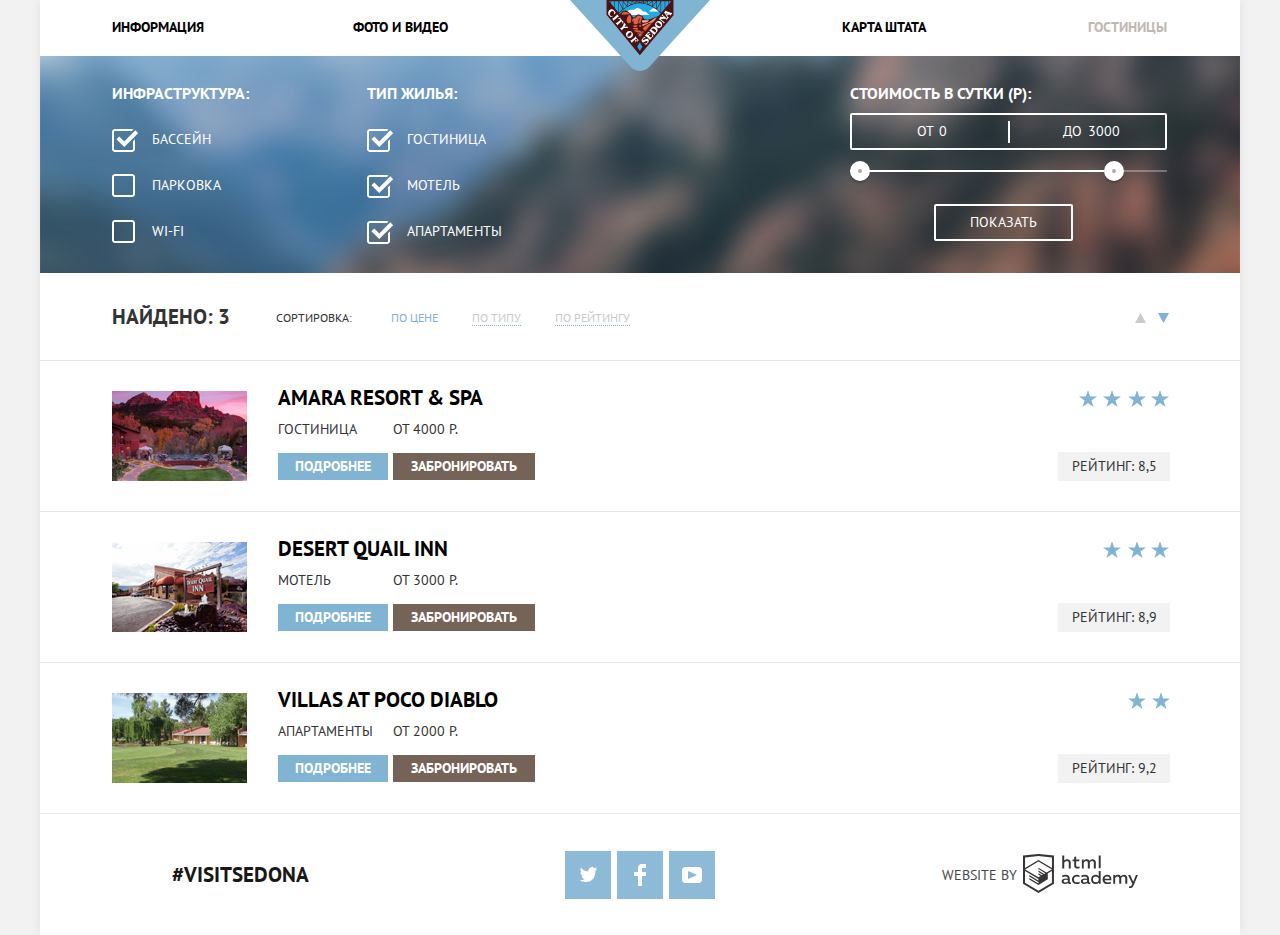
<file: catalog.html>
<!DOCTYPE html>
<html lang="ru">
  <head>
    <meta charset="utf-8">
    <title>Гостиницы &ndash; Седона</title>
    <link href="https://fonts.googleapis.com/css?family=PT+Sans:400,700&amp;subset=cyrillic" rel="stylesheet">
    <link href="css/normalize.css" rel="stylesheet">
    <link href="css/style-min.css" rel="stylesheet">
  </head>
  <body class="catalog-page">
    <header class="main-header">
        <nav class="main-navigation">
          <a class="main-navigation-logo" href="index.html">
            <img src="img/logo-sedona.svg" width="142" height="71" alt="Логотип сайта Седона">
          </a>
          <ul class="site-navigation">
            <li class="left-row"><a href="info.html">Информация</a></li>
            <li class="left-row"><a href="gallery.html">Фото и видео</a></li>
            <li class="right-row-map"><a href="map.html">Карта штата</a></li>
            <li class="site-navigation-current right-row"><a>Гостиницы</a></li>
          </ul>
        </nav>
    </header>
    <main class="container">
      <h1 class="visually-hidden">Гостиницы</h1>
      <section class="filters">
        <h2 class="visually-hidden">Фильтр товаров</h2>
        <div class="filter-bg">
          <form class="filter" method="get" action="https://echo.htmlacademy.ru">
            <fieldset>
              <legend>Инфраструктура:</legend>
              <ul>
                <li class="filter-option">
                  <input class="visually-hidden filter-input filter-input-checkbox" type="checkbox" name="pool" id="filter-pool" checked>
                  <label for="filter-pool">Бассейн</label>
                </li>
                <li class="filter-option">
                  <input class="visually-hidden filter-input filter-input-checkbox" type="checkbox" name="parking" id="filter-parking">
                  <label for="filter-parking">Парковка</label>
                </li>
                <li class="filter-option">
                  <input class="visually-hidden filter-input filter-input-checkbox" type="checkbox" name="wifi" id="filter-wifi">
                  <label for="filter-wifi">Wi-Fi</label>
                </li>
              </ul>
            </fieldset>
            <fieldset>
              <legend>Тип жилья:</legend>
              <ul>
                <li class="filter-option">
                  <input class="visually-hidden filter-input filter-input-checkbox" type="checkbox" name="hotel" id="filter-hotel" checked>
                  <label for="filter-hotel">Гостиница</label>
                </li>
                <li class="filter-option">
                  <input class="visually-hidden filter-input filter-input-checkbox" type="checkbox" name="motel" id="filter-motel" checked>
                  <label for="filter-motel">Мотель</label>
                </li>
                <li class="filter-option">
                  <input class="visually-hidden filter-input filter-input-checkbox" type="checkbox" name="apart" id="filter-apart" checked>
                  <label for="filter-apart">Апартаменты</label>
                </li>
              </ul>
            </fieldset>
            <div class="filter-range">
              <div class="filter-range-title">Стоимость в сутки (р):</div>
              <div class="price-controls">
                <label class="min-price">от <input type="text" name="min-price" value="0"></label>
                <label class="max-price">до <input type="text" name="max-price" value="3000"></label>
              </div>
              <div class="range-controls">
                <div class="scale">
                  <div class="bar"></div>
                </div>
                <div class="range-toggle range-toggle-min"></div>
                <div class="range-toggle range-toggle-max"></div>
              </div>
              <button class="btn-transparent" type="submit">Показать</button>
            </div>
          </form>
          </div>
        <div class="sort">
          <div class="sort-result">Найдено: 3</div>
          <p>Сортировка:</p>
          <div class="sort-option">
            <ul>
              <li class="sort-option-active"><a>По цене</a></li>
              <li><a href="#">По типу</a></li>
              <li><a href="#">По рейтингу</a></li>
            </ul>
          </div>
          <div class="sort-dir">
            <a href="#" class="up-dir">
              <span class="visually-hidden">По возрастанию</span>
            </a>
            <a class="down-dir-active">
              <span class="visually-hidden">По убыванию</span>
            </a>
          </div>
        </div>
      </section>
      <section class="catalog">
        <h2 class="visually-hidden">Список гостиниц</h2>
        <ul class="catalog-list">
          <li class="catalog-hotels amararesortandspa">
            <img src="img/hotel-1.jpg" width="135" height="90" alt="Внешний вид гостиницы Amara Resort & Spa">
            <div>
              <h3 class="hotel-name">
                <a href="hotels/amararesortandspa.html">Amara resort & spa</a>
              </h3>
              <div class="column">
                <div class="column-1">
                  <span>Гостиница</span>
                  <a class="about" href="hotels/amararesortandspa.html">Подробнее</a>
                </div>
                <div class="column-2">
                  <span>От 4000 р.</span>
                  <a class="button" href="#">Забронировать</a>
                </div>
              </div>
            </div>
            <div class="column-3">
              <p class="catalog-hotels-category">
                <span class="visually-hidden">4 звезды</span>
              </p>
              <p class="catalog-hotels-rank">Рейтинг: 8,5</p>
            </div>
          </li>
          <li class="catalog-hotels desertquailinn">
            <img src="img/hotel-2.jpg" width="135" height="90" alt="Внешний вид мотеля Desert Quail Inn">
            <div>
              <h3 class="hotel-name">
                <a href="hotels/desertquailinn.html">Desert quail inn</a>
              </h3>
              <div class="column">
                <div class="column-1">
                  <span>Мотель</span>
                  <a class="about" href="hotels/amararesortandspa.html">Подробнее</a>
                </div>
                <div class="column-2">
                  <span>От 3000 р.</span>
                  <a class="button" href="#">Забронировать</a>
                </div>
              </div>
            </div>
            <div class="column-3">
              <p class="catalog-hotels-category">
                <span class="visually-hidden">3 звезды</span>
              </p>
              <p class="catalog-hotels-rank">Рейтинг: 8,9</p>
            </div>
          </li>
          <li class="catalog-hotels villasatpocodiablo">
            <img src="img/hotel-3.jpg" width="135" height="90" alt="Внешний вид апартаментов Villas at Poco Diablo">
            <div>
              <h3 class="hotel-name">
                <a href="hotels/villasatpocodiablo.html">Villas at poco diablo</a>
              </h3>
              <div class="column">
                <div class="column-1">
                  <span>Апартаменты</span>
                  <a class="about" href="hotels/amararesortandspa.html">Подробнее</a>
                </div>
                <div class="column-2">
                  <span>От 2000 р.</span>
                  <a class="button" href="#">Забронировать</a>
                </div>
              </div>
            </div>
            <div class="column-3">
              <p class="catalog-hotels-category">
                <span class="visually-hidden">2 звезды</span>
              </p>
              <p class="catalog-hotels-rank">Рейтинг: 9,2</p>
            </div>
          </li>
        </ul>
      </section>
    </main>
    <footer class="main-footer">
          <div class="footer-column">
            <p class="footer-hashtag ">
              <a href="#">#visitsedona</a>
            </p>
          </div>
          <div class="footer-social footer-column">
            <ul class="social">
              <li><a class="social-button" href="#">
                <span class="visually-hidden">Твиттер</span>
                <svg xmlns="http://www.w3.org/2000/svg" xmlns:xlink="http://www.w3.org/1999/xlink" width="17" height="15" viewBox="0 0 17 15"><path fill="#fff" d="M10.95.144c1.685-.496 2.984.27 3.577 1.179.673-.231 1.331-.481 2.011-.708a2.345 2.345 0 0 1-.857 1.768c.685.17 1.304-.491 1.304-.491-.169 1-1.006 1.788-1.563 2.024-.231 6.75-3.175 11.217-10.077 11.082h-.446c-.41 0-4.164-.46-4.898-1.887 2.271.196 3.893-.422 4.693-1.177-.96-.3-2.679-.477-2.979-2.95.349.106.564.228 1.19.119C1.705 8.247.374 7.53.448 5.33c.285.328 1.067.536 1.34.472C1.085 5.561-.182 2.442.894.85c1.818 1.854 3.735 3.606 7.152 3.773C8.254 2.33 9.183.793 10.95.144z"></path>
                </svg>
              </a></li>
              <li><a class="social-button" href="#">
                <span class="visually-hidden">Фейсбук</span>
                <svg xmlns="http://www.w3.org/2000/svg" width="12" height="22" viewBox="0 0 12 22"><path fill="#fff" d="M12 4V0H8a4 4 0 0 0-4 4v4H0v4h4v10h4V12h4V8H8V4h4z"></path></svg>
              </a></li>
              <li><a class="social-button" href="#">
                <span class="visually-hidden">YouTube</span>
                <svg xmlns="http://www.w3.org/2000/svg" xmlns:xlink="http://www.w3.org/1999/xlink" width="20" height="16" viewBox="0 0 20 16"><path fill="#fff" d="M17 0H3C1.35 0 0 1.35 0 3v10c0 1.65 1.35 3 3 3h14c1.65 0 3-1.35 3-3V3c0-1.65-1.35-3-3-3zM6.027 11.998V4.002L15.014 8l-8.987 3.998z"></path>
                </svg>
              </a></li>
            </ul>
          </div>
          <div class="footer-column">
            <p class="footer-copyright">website by
              <a href="https://htmlacademy.ru/intensive/htmlcss">
                <span class="visually-hidden">HTML-академия</span>
              </a>
            </p>
          </div>
    </footer>
    <script src="js/script-min.js"></script>
  </body>
</html>
</file>
<file: css/style-min.css>
html,body{min-width:1200px}body{font-family:"pt sans",arial,sans-serif;font-size:14px;line-height:26px;font-weight:400;text-transform:uppercase;background-color:#f2f2f2;color:#333}a{text-decoration:none;color:#000}.container{width:1200px;margin:0 auto;background-color:#fff;box-shadow:6px -2px 6px -3px rgba(228,228,228,.8),-6px 0 6px -3px rgba(228,228,228,.8)}.main-navigation{position:relative;z-index:1;width:1200px;min-height:56px;margin:0 auto;background-color:#fff;line-height:26px;font-weight:700;color:#000}.main-navigation-logo{position:absolute;left:50%;transform:translatex(-50%);width:142px;height:71px;overflow:visible}.site-navigation{display:flex;padding-top:14px;padding-left:72px;padding-right:73px;margin:0;list-style:none}.site-navigation li{width:241px}.left-row{text-align:left}.right-row-map{margin-left:91px;text-align:right}.right-row{text-align:right}.site-navigation a:hover{color:#81b3d2}.site-navigation a:focus{color:#cacaca}.site-navigation-current a{color:#c1b8b2}.site-navigation-current a:hover{color:#c1b8b2}.greeting{position:relative;width:auto;height:510px;margin-top:-56px;padding-bottom:56px;background-color:white}.back-picture{background:#81b3d2;background-image:url("../img/greeting-bg.jpg");z-index:0;background-repeat:no-repeat;background-size:cover;width:1200px;height:564px;line-height:0}.intro-welcome{position:relative;top:132px;left:370px}.intro-mask{position:relative;top:153px;left:0;margin:0;padding:0}.intro-features{text-align:center}.search b,.search-info p{display:block;margin:0 auto}.intro-features b{display:block;width:450px;height:80px;margin:0 auto;margin-top:57px;font-size:21px;font-weight:700}.intro-features p{margin-top:0;margin-bottom:50px}.feature-list{width:auto;height:1100px;margin:0}.feature-list ol{display:flex;flex-wrap:wrap;justify-content:space-between;margin:0;padding:0}.feature-list li{height:256px;margin:0;list-style:none}.feature-1 b,.feature-2 b,.feature-describe b,.feature-other b{display:block;width:153px;margin:0 auto;padding-top:48px;padding-bottom:24px;white-space:pre-wrap;color:#fff;line-height:21px;font-size:21px;font-weight:700}.feature-describe b,.feature-other b{color:black}.feature-describe b{position:relative;margin-top:162px}.habitation b::after{content:"";position:absolute;background-image:url("../img/icon-1.svg");top:-100px;right:40px;width:75px;height:72px;background-repeat:no-repeat}.food b::after{content:"";position:absolute;background-image:url("../img/icon-3.svg");top:-100px;right:40px;width:74px;height:72px;background-repeat:no-repeat}.gift b::after{content:"";position:absolute;background-image:url("../img/icon-2.svg");top:-105px;right:45px;width:64px;height:76px;background-repeat:no-repeat}.feature-1,.feature-2{display:flex;flex-direction:row;flex-wrap:wrap;height:256px;background-color:#81b3d2;color:#fff;text-align:center}.cell-feature{width:400px;height:256px}.cell-feature span{display:block;padding-bottom:21px;line-height:21px}.feature-1 p,.feature-2 p,.feature-other p{width:295px;margin:0 auto;line-height:21px;text-align:center}.feature-other p{width:268px;white-space:pre-wrap}.feature-2 p{width:309px}.feature-1 .cell-pic{width:800px;height:256px;background-image:url("../img/photo-1.jpg")}.feature-describe{display:flex;flex-direction:column;flex-wrap:wrap;position:relative;z-index:1;width:400px;height:330px;background-color:#fff;color:#000}.feature-describe-pic-gift{padding-top:56px;padding-bottom:21px}.feature-describe b{padding-top:0;padding-bottom:23px}.feature-describe-pic{padding-top:60px;padding-bottom:21px}.feature-2{flex-direction:row-reverse;padding-top:330px}.feature-2 .cell-pic{width:800px;height:256px;background-image:url("../img/photo-2.jpg")}.feature-other{background-color:#eee;text-align:center}.search{width:auto;height:290px}.search b{display:block;padding-top:49px;text-align:center;line-height:36px;font-size:30px;font-weight:700}.search-info{display:block;margin:24px auto 47px;text-align:center;line-height:24px}.search-button{display:flex;justify-content:center;align-items:center;position:relative;z-index:2;width:568px;height:86px;margin:0 auto;background-color:#766357;color:#fff;font-size:21px;font-weight:700}.search-button:hover{background-color:#604e43}.search-button:focus{background-color:#503e33;color:#857871}@keyframes move{0%{height:0}100%{height:395px}}@keyframes opacity{0%,50%{opacity:0}51%,100%{opacity:1}}.search-form{display:flex;flex-direction:column;justify-content:center;align-items:center;position:relative;margin:0 auto;width:568px;height:395px;background-color:#fff;font-weight:700}.form-hidden{display:none}.form-show{display:flex;animation-name:move,opacity;animation-duration:1.5s,0.5s;animation-timing-function:linear,easy}.form-error{animation-name:error;animation-duration:0.3s}@keyframes error{0%{background-color:red}100%{background-color:white}}.search-arrive,.search-departure,.search-adults,.search-kids{margin:0;height:36px}.search-arrive{width:461px;margin-bottom:31px}.search-departure{width:461px;margin-bottom:31px}.search-adults,.search-kids{display:inline-block}.search-label{display:inline-block;vertical-align:middle;width:107px;height:33px;padding-left:3px;padding-top:3px}.search-label-kids{display:inline-block;vertical-align:middle;width:63px;height:33px;padding-left:10px;padding-top:4px}.search-arrive input,.search-departure input{width:334px;height:36px;padding-left:12px;border:none;line-height:26px;font-size:14px;font-weight:700;background-color:#f2f2f2;color:#000;text-transform:uppercase}.search-arrive input:hover{background-color:#ebebeb}.search-arrive input:focus{background-color:#fff;outline:0;outline:2px solid #e5e5e5}.search-departure input:hover{background-color:#ebebeb}.search-departure input:focus{background-color:#fff;outline:0;outline:2px solid #e5e5e5}.search-arrive .calendar,.search-departure .calendar{position:relative;top:-31px;left:430px;width:21px;height:22px;padding:0;border:0;background-color:transparent;font-size:0}.calendar:hover g{fill:#000}.calendar:focus g{fill:#bad6e6}.search-adults input,.search-kids input{height:36px;width:61px;padding-left:53px;border:none;background-color:#f2f2f2;color:#000;line-height:26px;font-size:14px;font-weight:700;text-transform:uppercase}.search-adults input:hover{background-color:#ebebeb}.search-adults input:focus{background-color:#fff;outline:0;outline:2px solid #e5e5e5}.search-kids input:hover{background-color:#ebebeb}.search-kids input:focus{background-color:#fff;outline:0;outline:2px solid #e5e5e5}.search-adults{padding-left:27px}.search-adults .less{position:relative;top:-5px;left:-103px;width:11px;height:11px;padding:0;border:0;background-color:transparent;font-size:0}.less::before{content:"";position:absolute;top:4px;left:0;width:11px;height:3px;background-color:#a9a9a9}.search-adults .more{position:relative;top:-4px;left:-40px;width:11px;height:11px;padding:0;border:0;background-color:transparent;font-size:0}.more::before{content:"";position:absolute;top:4px;left:0;width:11px;height:3px;background-color:#a9a9a9}.more::after{content:"";position:absolute;top:0;left:4px;width:3px;height:11px;background-color:#a9a9a9}.search-kids .less{position:relative;top:-4px;left:-104px;width:11px;height:11px;padding:0;border:0;background-color:transparent;font-size:0}.search-kids .more{position:relative;top:-4px;left:-43px;width:11px;height:11px;padding:0;border:0;background-color:transparent;font-size:0}.quantity{display:flex;flex-direction:row;justify-content:space-between;flex-wrap:wrap;width:518px;height:36px;margin-bottom:32px;padding-right:0}.more:hover::before,.more:hover::after,.less:hover::before{background-color:#000}.more:focus::before,.more:focus::after,.less:focus::before{background-color:#81b3d2}.search-departure button:focus,.search-arrive button:focus,.search-adults button:focus,.search-kids button:focus{outline:0}.button{width:458px;height:58px;margin:0;margin-top:24px;border:none;background-color:#81b3d2;color:#fff;line-height:26px;font-size:21px;font-weight:700;text-transform:uppercase}.button:hover{background-color:#669ec0}.button:focus{background-color:#5496bd;color:#7eb0cd}.map{line-height:0}.map-pic{width:auto;height:593px;background:#f2f2f2;background-image:url("../img/map.jpg");background-repeat:no-repeat;line-height:0}.map-hidden{display:none}.map-pic-hidden{background-image:none}.map iframe{border:none}.main-footer{display:flex;justify-content:center;align-items:center;position:relative;width:1200px;height:121px;margin:0 auto;margin-top:-121px;background-color:#fff;line-height:26px;opacity:0.9}.footer-hashtag,.social,.footer-copyright{margin:0;padding:0}.footer-column{display:flex;justify-content:center;width:400px}.footer-hashtag{font-size:21px;line-height:26px;font-weight:700}.social{display:flex;justify-content:space-between;flex-wrap:wrap;width:150px;list-style:none}.social-button{display:flex;align-items:center;justify-content:center;flex-wrap:wrap;width:46px;height:48px;background-color:#81b3d2;list-style:none}.social-button:hover{background-color:#669ec0}.social-button:focus{background-color:#5496bd}.social-button:focus path{fill:#88b6d1}.footer-copyright{display:flex;align-items:center;justify-content:space-between;flex-wrap:wrap;width:196px;height:115px}.footer-copyright a{background:url("../img/logo-htmlacademy.svg");position:relative;width:115px;height:42px;background-repeat:no-repeat}.footer-copyright a:hover{background:url("../img/logo-htmlacademy-hover.svg");background-repeat:no-repeat}.footer-copyright a:focus{background:url("../img/logo-htmlacademy-focus.svg");background-repeat:no-repeat}.catalog-page{line-height:21px}.filters{position:relative;width:auto;min-height:304px;margin-top:-56px;background-color:white}.filter-bg{z-index:0;width:1200px;min-height:273px;background:#81b3d2;background-image:url("../img/filter-background.jpg");background-repeat:no-repeat;background-size:cover}.filter{display:flex;flex-direction:row;justify-content:space-between;margin-left:72px;margin-right:73px;padding-top:83px;color:#fff;text-transform:uppercase}.filter fieldset{width:230px;margin:0;padding:0;border:none}.filter legend{min-width:150px;margin:0;margin-bottom:25px;padding:0;font-weight:700;font-size:16px;line-height:21px}.filter ul{padding:0;margin:0;list-style:none}.filter fieldset:last-of-type{margin-left:-228px}.filter-option{margin-bottom:25px;padding-left:40px}.filter-option label{display:block;position:relative;cursor:pointer;user-select:none}.filter-option label::before{content:"";position:absolute;top:-1px;left:-40px;width:23px;height:23px;background-image:url("../img/checkbox-off.svg");background-repeat:no-repeat;background-position:0}.filter-input-checkbox:checked ~ label::before{content:"";position:absolute;top:-1px;left:-40px;width:27px;height:25px;background-image:url("../img/checkbox-on.svg");background-repeat:no-repeat;background-position:0}.filter-input-checkbox:disabled ~ label::before{content:"";position:absolute;top:-1px;left:-40px;width:23px;height:23px;background-image:url("../img/checkbox-off-dis.svg");background-repeat:no-repeat;background-position:0}.filter-input-checkbox:checked:disabled ~ label::before{content:"";position:absolute;top:-1px;left:-40px;width:23px;height:23px;background-image:url("../img/checkbox-on-dis.svg");background-repeat:no-repeat;background-position:0}.filter-range{width:317px}.filter-range-title{margin-bottom:9px;font-size:16px;font-weight:700;line-height:21px}.price-controls{position:relative;height:33px;margin-bottom:20px;border:2px solid #fff;border-radius:2px;font-size:0}.price-controls::after{content:"";position:absolute;transform:translate(-50%,-50%);top:50%;left:50%;width:2px;height:22px;background:#fff}.price-controls label{display:inline-block;vertical-align:middle;padding-top:5px;font-size:14px;line-height:21px;cursor:pointer}.price-controls .min-price{width:90px;padding-left:65px}.price-controls .max-price{width:90px;padding-left:56px}.price-controls input{width:50px;margin:0;border:none;background:none;color:inherit;font:inherit}.range-controls{position:relative;margin-bottom:32px}.range-controls .scale{height:2px;background:rgba(255,255,255,0.3)}.range-controls .bar{width:80%;height:2px;background:#fff}.range-toggle{position:absolute;top:-9px;width:4px;height:4px;border:8px solid #fff;border-radius:50%;box-shadow:0 2px 1px 0 rgba(0,1,1,0.2);background:#ababab;cursor:pointer}.range-toggle:hover{transform:scale(1.1)}.range-toggle-min{left:0}.range-toggle-max{left:80%}.btn-transparent{display:block;margin:0 auto;margin-left:84px;padding:6px 34px;border:2px solid #fff;border-radius:2px;background:transparent;color:#fff;font-size:14px;line-height:21px;text-transform:uppercase;cursor:pointer}.btn-transparent:hover{background:#fff;color:#000}.sort{width:auto;padding:29px 73px 29px 72px;border-bottom:1px solid #e5e5e5}.sort-result{display:inline-block;vertical-align:middle;width:143px;margin-right:17px;font-size:21px;font-weight:700;line-height:26px}.sort p{display:inline-block;vertical-align:middle;margin:0;padding-top:3px;font-size:12px;line-height:26px}.sort-option{display:inline-block;vertical-align:middle;margin-right:63px;padding:0;width:500px}.sort-option a{border-bottom:1px dotted #81b3d2;color:#cacaca}.sort-option a:hover{color:#81b3d2}.sort-option a:focus{border:none;color:#000}.sort-option ul{margin:0;padding:0}.sort-option li{display:inline-block;vertical-align:middle;padding-left:30px;font-size:12px;line-height:18px;list-style:none}.sort-option li:first-child{padding-left:35px}.sort-option-active a{border:none;color:#81b3d2}.sort-dir{display:inline-block;vertical-align:middle;width:242px;text-align:right}.up-dir{display:inline-block;vertical-align:middle;background:url("../img/icon-up-dir.svg");position:relative;width:13px;height:10px;background-repeat:no-repeat}.up-dir:hover{background:url("../img/icon-up-dir-hover.svg");background-repeat:no-repeat}.up-dir:focus{background:url("../img/icon-up-dir-active-focus.svg");background-repeat:no-repeat}.down-dir{display:inline-block;vertical-align:middle;background:url("../img/icon-down-dir.svg");position:relative;left:5px;width:13px;height:10px;background-position:center;background-repeat:no-repeat}.down-dir:hover{background:url("../img/icon-down-dir-hover.svg");background-repeat:no-repeat}.down-dir:focus{background:url("../img/icon-down-dir-active-focus.svg");background-repeat:no-repeat}.down-dir-active{display:inline-block;vertical-align:middle;background:url("../img/icon-down-dir-active-focus.svg");width:13px;height:10px;background-position:center;position:relative;left:5px;background-repeat:no-repeat}.up-dir-active{display:inline-block;vertical-align:middle;background:url("../img/icon-up-dir-active-focus.svg");position:relative;width:13px;height:10px;background-repeat:no-repeat}.catalog{min-height:451px;padding-bottom:121px;line-height:0}.hotel-name{margin:0;margin-top:-6px;margin-bottom:18px;padding:0;line-height:26px}.hotel-name a:hover{color:#81b3d2}.hotel-name a:focus{color:#b2b2b2}.catalog-list{margin:0;padding:0}.column{display:flex;flex-direction:row;width:652px}.column-1{display:flex;flex-direction:column;justify-content:space-between;padding-right:5px}.column-2{display:flex;flex-direction:column;justify-content:space-between}.column-3{display:flex;flex-direction:column;justify-content:space-between;align-items:flex-end;text-align:center}.amararesortandspa .catalog-hotels-category{position:relative;min-width:240px;min-height:20px;background-image:url("../img/star.svg"),url("../img/star.svg"),url("../img/star.svg"),url("../img/star.svg");background-repeat:no-repeat;background-position:top -1px right 1px,top -1px right 24px,top -1px right 49px,top -1px right 73px}.desertquailinn .catalog-hotels-category{position:relative;min-width:240px;min-height:20px;background-image:url("../img/star.svg"),url("../img/star.svg"),url("../img/star.svg");background-repeat:no-repeat;background-position:top -1px right 1px,top -1px right 24px,top -1px right 49px}.villasatpocodiablo .catalog-hotels-category{position:relative;min-width:240px;min-height:20px;background-image:url("../img/star.svg"),url("../img/star.svg");background-repeat:no-repeat;background-position:top -1px right 0,top -1px right 24px}.catalog-hotels-rank{display:inline-block;vertical-align:bottom;width:112px;height:15px;margin:0;padding-top:14px;background-color:#f2f2f2;text-align:center}.catalog-hotels img{padding-right:31px}.catalog-hotels{display:flex;flex-direction:row;padding:30px 72px;border-bottom:1px solid #e5e5e5;list-style:none}.catalog-hotels h3{font-size:21px;font-weight:700;line-height:26px}.catalog-hotels .about{width:110px;background-color:#81b3d2;color:#fff;font-size:14px;font-weight:700;line-height:21px}.catalog-hotels .about:hover{background-color:#669ec0}.catalog-hotels .about:focus{color:#7eb0cd;background-color:#5496bd}.column a{height:24px;padding-top:3px;text-align:center}.catalog-hotels .button{width:142px;height:24px;padding-top:3px;background-color:#766357;color:#fff;font-size:14px;font-weight:700;line-height:21px}.catalog-hotels .button:hover{background-color:#604e43}.catalog-hotels .button:focus{color:#857871;background-color:#503e33}.catalog-hotels-category{margin:0;padding:0}.visually-hidden:not(:focus):not(:active),input[type="checkbox"].visually-hidden,input[type="radio"].visually-hidden{position:absolute;width:1px;height:1px;margin:-1px;border:0;padding:0;white-space:nowrap;clip-path:inset(100%);clip:rect(0 0 0 0);overflow:hidden}
</file>
